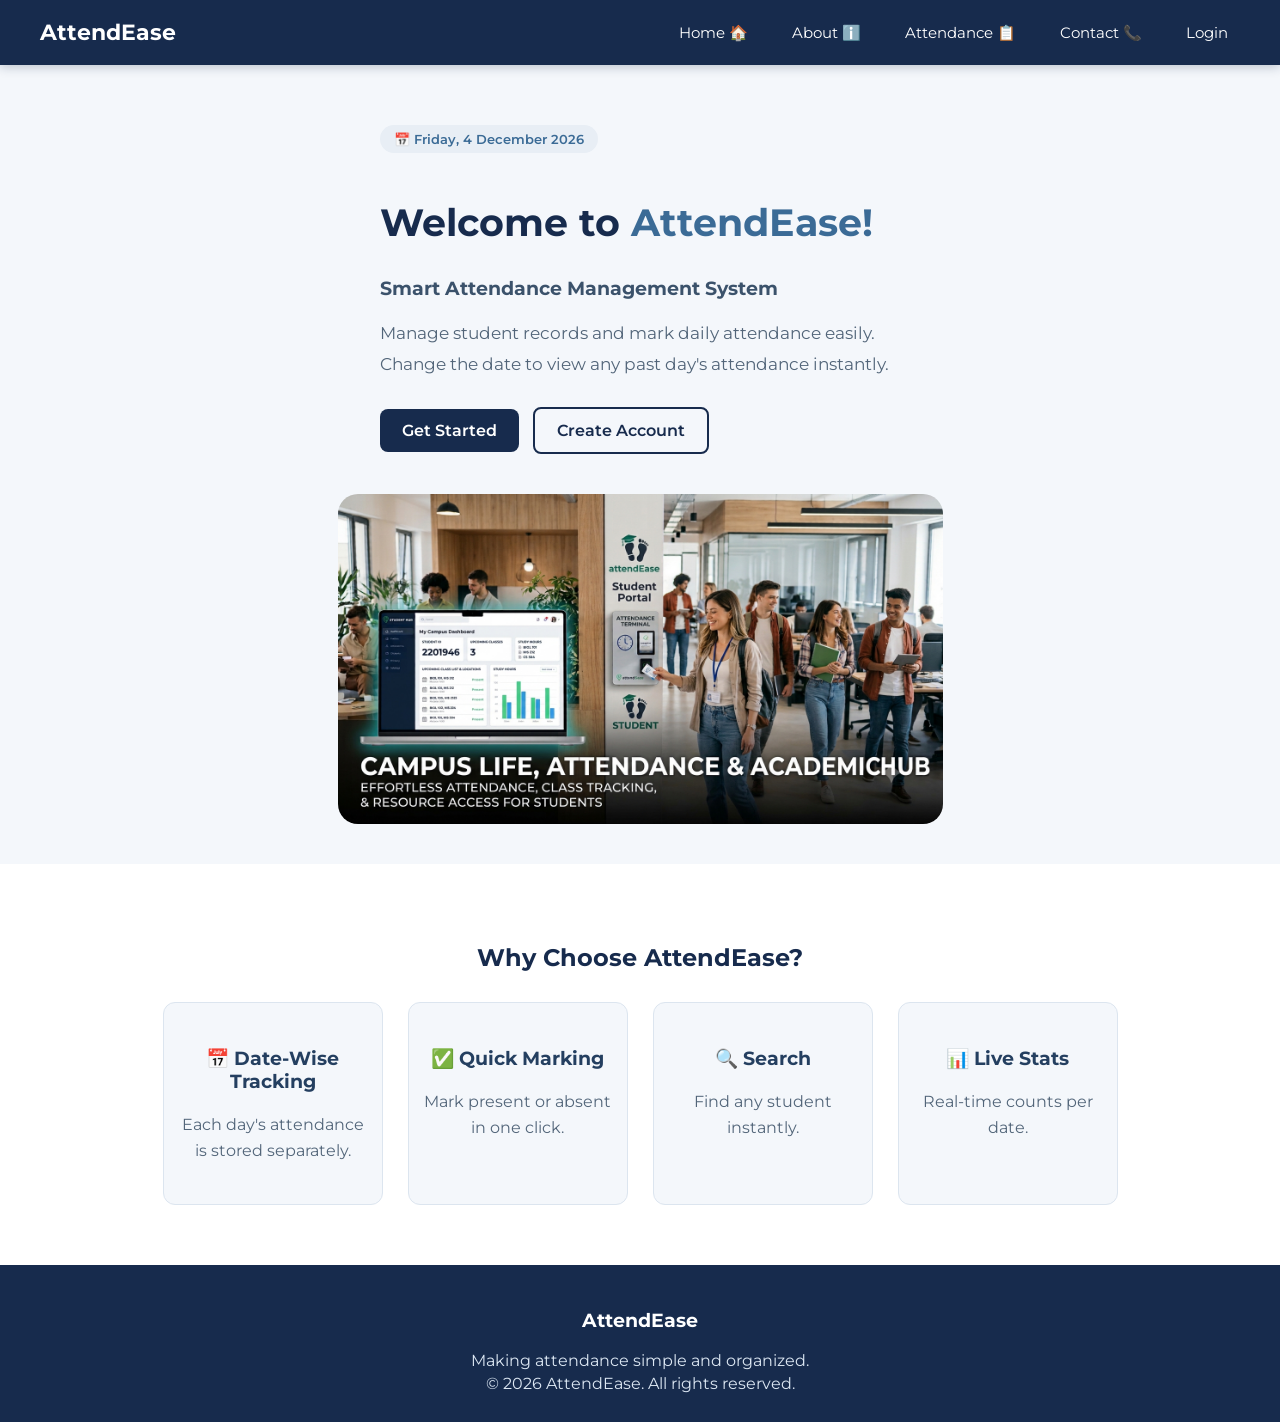
<file: index.html>
<!DOCTYPE html>
<html lang="en">
<head>
    <meta charset="UTF-8">
    <meta name="viewport" content="width=device-width, initial-scale=1.0">
    <title>AttendEase - Home</title>
    <link rel="preconnect" href="https://fonts.googleapis.com">
    <link rel="preconnect" href="https://fonts.gstatic.com" crossorigin>
    <link href="https://fonts.googleapis.com/css2?family=Montserrat:wght@400;500;600;700&display=swap" rel="stylesheet">
    <style>
        * {
            box-sizing: border-box;
        }

        body {
            margin: 0;
            font-family: "Montserrat", sans-serif;
            background-color: #F4F7FB;
            color: #24364B;
            overflow-x: hidden;
        }

        img {
            max-width: 100%;
            height: auto;
            display: block;
        }

        /* ========== NAVBAR ========== */
        .navbar {
            display: flex;
            justify-content: space-between;
            align-items: center;
            background-color: #172B4D;
            color: white;
            padding: 15px 40px;
            position: sticky;
            top: 0;
            z-index: 1000;
            box-shadow: 0 2px 10px rgba(23, 43, 77, 0.25);
            flex-wrap: wrap;
        }

        .navbar h2 {
            margin: 0;
            font-size: 22px;
            color: white;
        }

        .menu-btn {
            display: none;
            background: none;
            border: none;
            color: white;
            font-size: 28px;
            cursor: pointer;
            padding: 4px 10px;
            border-radius: 6px;
        }

        .menu-btn:hover {
            background-color: rgba(255, 255, 255, 0.1);
        }

        .nav-links {
            display: flex;
            gap: 20px;
            align-items: center;
        }

        .nav-links a {
            color: white;
            text-decoration: none;
            padding: 8px 12px;
            border-radius: 6px;
            font-size: 15px;
        }

        .nav-links a:hover {
            background-color: #3B6B96;
        }

        /* ========== HERO ========== */
        .hero {
            display: flex;
            justify-content: space-around;
            align-items: center;
            padding: 60px 10% 40px;
            gap: 40px;
            flex-wrap: wrap;
        }

        .content {
            max-width: 520px;
        }

        .date-badge {
            display: inline-block;
            background: #E8EEF5;
            color: #3B6B96;
            padding: 6px 14px;
            border-radius: 20px;
            font-size: 13px;
            font-weight: 600;
            margin-bottom: 15px;
        }

        .content h1 {
            font-size: 38px;
            color: #172B4D;
            line-height: 1.2;
        }

        .content h1 span {
            color: #3B6B96;
        }

        .content h3 {
            color: #3B526B;
            margin-top: 8px;
        }

        .content p {
            font-size: 17px;
            line-height: 1.8;
            color: #526579;
        }

        .btn {
            display: inline-block;
            background-color: #172B4D;
            color: white;
            padding: 12px 22px;
            border-radius: 8px;
            text-decoration: none;
            margin-top: 10px;
            margin-right: 10px;
            font-weight: 600;
        }

        .btn:hover {
            background-color: #3B6B96;
        }

        .btn-outline {
            background-color: transparent;
            color: #172B4D;
            border: 2px solid #172B4D;
        }

        .btn-outline:hover {
            background-color: #172B4D;
            color: white;
        }

        .image img {
            height: 330px;
            border-radius: 20px;
            object-fit: cover;
        }

        /* ========== DASHBOARD ========== */
        .dashboard {
            max-width: 1050px;
            margin: 20px auto 50px;
            padding: 0 20px;
        }

        .welcome-bar {
            background: linear-gradient(135deg, #172B4D, #3B6B96);
            color: white;
            padding: 24px 30px;
            border-radius: 16px;
            margin-bottom: 25px;
            display: flex;
            justify-content: space-between;
            align-items: center;
            flex-wrap: wrap;
            gap: 15px;
        }

        .welcome-bar h2 {
            margin: 0;
            font-size: 22px;
        }

        .welcome-bar p {
            margin: 4px 0 0;
            color: #DCE7F3;
            font-size: 14px;
        }

        .welcome-bar a {
            background: white;
            color: #172B4D;
            padding: 10px 20px;
            border-radius: 8px;
            text-decoration: none;
            font-weight: 700;
            font-size: 14px;
        }

        .welcome-bar a:hover {
            background: #E8EEF5;
        }

        .stats-grid {
            display: flex;
            gap: 20px;
            flex-wrap: wrap;
        }

        .stat-card {
            flex: 1;
            min-width: 200px;
            background: white;
            border-radius: 14px;
            padding: 25px;
            border: 1px solid #DCE5EF;
            box-shadow: 0 4px 12px rgba(23, 43, 77, 0.08);
        }

        .stat-label {
            font-size: 13px;
            color: #526579;
            font-weight: 600;
            text-transform: uppercase;
            letter-spacing: 0.5px;
            margin-bottom: 8px;
        }

        .stat-value {
            font-size: 36px;
            font-weight: 800;
        }

        .stat-card.total .stat-value {
            color: #172B4D;
        }

        .stat-card.present .stat-value {
            color: #047857;
        }

        .stat-card.absent .stat-value {
            color: #B91C1C;
        }

        /* ========== QUICK ACTIONS ========== */
        .actions {
            max-width: 1050px;
            margin: 0 auto 50px;
            padding: 0 20px;
        }

        .actions h2 {
            color: #172B4D;
            font-size: 22px;
            margin-bottom: 20px;
        }

        .action-grid {
            display: flex;
            gap: 20px;
            flex-wrap: wrap;
        }

        .action-card {
            flex: 1;
            min-width: 220px;
            background: white;
            border: 1px solid #DCE5EF;
            border-radius: 14px;
            padding: 25px 20px;
            text-decoration: none;
            color: inherit;
        }

        .action-card:hover {
            box-shadow: 0 10px 24px rgba(23, 43, 77, 0.15);
            border-color: #3B6B96;
        }

        .action-icon {
            font-size: 32px;
            margin-bottom: 12px;
        }

        .action-card h3 {
            color: #172B4D;
            font-size: 16px;
            margin: 0 0 6px;
        }

        .action-card p {
            color: #526579;
            font-size: 13px;
            margin: 0;
            line-height: 1.5;
        }

        /* ========== LATEST ========== */
        .latest {
            max-width: 1050px;
            margin: 0 auto 60px;
            padding: 0 20px;
        }

        .latest h2 {
            color: #172B4D;
            font-size: 22px;
            margin-bottom: 20px;
        }

        .latest-list {
            background: white;
            border-radius: 14px;
            padding: 10px 20px;
            border: 1px solid #DCE5EF;
            box-shadow: 0 4px 12px rgba(23, 43, 77, 0.08);
        }

        .latest-item {
            display: flex;
            justify-content: space-between;
            align-items: center;
            padding: 14px 0;
            border-bottom: 1px solid #E8EEF5;
            flex-wrap: wrap;
            gap: 10px;
        }

        .latest-item:last-child {
            border-bottom: none;
        }

        .latest-name {
            font-weight: 600;
            color: #172B4D;
            font-size: 15px;
        }

        .latest-roll {
            color: #526579;
            font-size: 13px;
        }

        .status-pill {
            padding: 4px 12px;
            border-radius: 20px;
            font-size: 12px;
            font-weight: 700;
        }

        .status-pill.present {
            background: #D1FAE5;
            color: #047857;
        }

        .status-pill.absent {
            background: #FEE2E2;
            color: #B91C1C;
        }

        .status-pill.not-marked {
            background: #E8EEF5;
            color: #526579;
        }

        .empty-msg {
            padding: 30px 20px;
            text-align: center;
            color: #526579;
            font-size: 14px;
        }

        /* ========== FEATURES ========== */
        .features {
            text-align: center;
            background-color: white;
            padding: 60px 20px;
        }

        .features h2 {
            color: #172B4D;
            font-size: 24px;
        }

        .feature-container {
            display: flex;
            justify-content: center;
            flex-wrap: wrap;
            gap: 25px;
            margin-top: 30px;
        }

        .feature-card {
            background-color: #F4F7FB;
            border: 1px solid #DCE5EF;
            width: 220px;
            padding: 25px 15px;
            border-radius: 12px;
        }

        .feature-card:hover {
            box-shadow: 0 8px 20px rgba(23, 43, 77, 0.3);
        }

        .feature-card h3 {
            color: #243F60;
        }

        .feature-card p {
            color: #526579;
            line-height: 1.6;
        }

        /* ========== FOOTER ========== */
        footer {
            text-align: center;
            background-color: #172B4D;
            color: white;
            padding: 25px;
        }

        footer p {
            color: #DCE7F3;
            margin: 4px 0;
        }

        /* ========== RESPONSIVE ========== */
        @media (max-width: 768px) {
            .navbar {
                padding: 12px 20px;
            }

            .menu-btn {
                display: block;
            }

            .nav-links {
                display: none;
                flex-direction: column;
                width: 100%;
                background-color: #172B4D;
                margin-top: 12px;
                padding: 10px 0;
                border-top: 1px solid rgba(255, 255, 255, 0.1);
                gap: 4px;
            }

            .nav-links.open {
                display: flex;
            }

            .nav-links a {
                padding: 12px 15px;
                border-radius: 0;
                width: 100%;
            }

            .hero {
                flex-direction: column;
                text-align: center;
                padding: 40px 6%;
            }

            .content h1 {
                font-size: 28px;
            }

            .image img {
                height: auto;
                width: 100%;
                max-width: 400px;
                margin: 0 auto;
            }

            .welcome-bar {
                flex-direction: column;
                text-align: center;
            }

            .stat-value {
                font-size: 28px;
            }
        }

        @media (max-width: 480px) {
            .navbar h2 {
                font-size: 18px;
            }

            .content h1 {
                font-size: 24px;
            }

            .feature-card,
            .stat-card,
            .action-card {
                width: 100%;
            }

            .btn {
                display: block;
                width: 100%;
                text-align: center;
                margin-right: 0;
            }
        }
    </style>
</head>
<body>

    <nav class="navbar">
        <h2>AttendEase</h2>
        <button class="menu-btn" onclick="toggleMenu()" aria-label="Open menu">☰</button>
        <div class="nav-links" id="navLinks">
            <a href="index.html">Home 🏠</a>
            <a href="about.html">About ℹ️</a>
            <a href="attendance.html">Attendance 📋</a>
            <a href="contact.html">Contact 📞</a>
            <a href="login.html" id="authLink">Login</a>
        </div>
    </nav>

    <section class="hero">
        <div class="content">
            <span class="date-badge" id="todayDate">Loading...</span>
            <h1 id="heroTitle">Welcome to <span>AttendEase!</span></h1>
            <h3>Smart Attendance Management System</h3>
            <p>
                Manage student records and mark daily attendance easily.
                Change the date to view any past day's attendance instantly.
            </p>
            <a href="attendance.html" class="btn">Get Started</a>
            <a href="signup.html" class="btn btn-outline" id="signupBtn">Create Account</a>
        </div>

        <div class="image">
            <img src="attend.png" alt="Attendance illustration">
        </div>
    </section>

    <section class="dashboard" id="dashboardSection" style="display:none;">
        <div class="welcome-bar">
            <div>
                <h2 id="welcomeMsg">Welcome back!</h2>
                <p>Here's today's attendance overview.</p>
            </div>
            <a href="attendance.html">Open Attendance →</a>
        </div>

        <div class="stats-grid">
            <div class="stat-card total">
                <div class="stat-label">Total Students</div>
                <div class="stat-value" id="totalCount">0</div>
            </div>
            <div class="stat-card present">
                <div class="stat-label">Present Today</div>
                <div class="stat-value" id="presentCount">0</div>
            </div>
            <div class="stat-card absent">
                <div class="stat-label">Absent Today</div>
                <div class="stat-value" id="absentCount">0</div>
            </div>
        </div>
    </section>

    <section class="actions" id="actionsSection" style="display:none;">
        <h2>Quick Actions</h2>
        <div class="action-grid">
            <a href="attendance.html" class="action-card">
                <div class="action-icon">➕</div>
                <h3>Add Student</h3>
                <p>Register a new student.</p>
            </a>
            <a href="attendance.html" class="action-card">
                <div class="action-icon">✅</div>
                <h3>Mark Attendance</h3>
                <p>Mark present or absent for any date.</p>
            </a>
            <a href="attendance.html" class="action-card">
                <div class="action-icon">📅</div>
                <h3>View Past Dates</h3>
                <p>Change the date to view historical records.</p>
            </a>
        </div>
    </section>

    <section class="latest" id="latestSection" style="display:none;">
        <h2>Recent Students</h2>
        <div class="latest-list" id="latestList"></div>
    </section>

    <section class="features">
        <h2>Why Choose AttendEase?</h2>
        <div class="feature-container">
            <div class="feature-card">
                <h3>📅 Date-Wise Tracking</h3>
                <p>Each day's attendance is stored separately.</p>
            </div>
            <div class="feature-card">
                <h3>✅ Quick Marking</h3>
                <p>Mark present or absent in one click.</p>
            </div>
            <div class="feature-card">
                <h3>🔍 Search</h3>
                <p>Find any student instantly.</p>
            </div>
            <div class="feature-card">
                <h3>📊 Live Stats</h3>
                <p>Real-time counts per date.</p>
            </div>
        </div>
    </section>

    <footer>
        <h3>AttendEase</h3>
        <p>Making attendance simple and organized.</p>
        <p>&copy; 2026 AttendEase. All rights reserved.</p>
    </footer>

    <script>
        function toggleMenu() {
            document.getElementById("navLinks").classList.toggle("open");
        }

        (function showDateBadge() {
            const now = new Date();
            const days = ["Sunday", "Monday", "Tuesday", "Wednesday", "Thursday", "Friday", "Saturday"];
            const months = ["January", "February", "March", "April", "May", "June",
                            "July", "August", "September", "October", "November", "December"];

            document.getElementById("todayDate").textContent =
                "📅 " + days[now.getDay()] + ", " +
                now.getDate() + " " +
                months[now.getMonth()] + " " +
                now.getFullYear();
        })();

        function todayString() {
            const d = new Date();
            return d.getFullYear() + "-" +
                String(d.getMonth() + 1).padStart(2, "0") + "-" +
                String(d.getDate()).padStart(2, "0");
        }

        const currentUser = JSON.parse(localStorage.getItem("currentUser"));
        const authLink = document.getElementById("authLink");

        if (currentUser) {
            authLink.textContent = "Logout (" + currentUser.name + ")";
            authLink.href = "#";
            authLink.onclick = function () {
                localStorage.removeItem("currentUser");
                window.location.href = "index.html";
                return false;
            };

            document.getElementById("heroTitle").innerHTML =
                "Welcome back, <span>" + currentUser.name.split(" ")[0] + "!</span>";
            document.getElementById("signupBtn").style.display = "none";
            document.getElementById("dashboardSection").style.display = "block";
            document.getElementById("actionsSection").style.display = "block";
            document.getElementById("latestSection").style.display = "block";
            document.getElementById("welcomeMsg").textContent = "Hi " + currentUser.name + "! 👋";

            const key = "students_" + currentUser.email;
            const saved = localStorage.getItem(key);
            const students = saved ? JSON.parse(saved) : [];
            const today = todayString();

            let present = 0;
            let absent = 0;

            for (let i = 0; i < students.length; i++) {
                const att = students[i].attendance || {};
                if (att[today] === "Present") present++;
                if (att[today] === "Absent") absent++;
            }

            document.getElementById("totalCount").textContent = students.length;
            document.getElementById("presentCount").textContent = present;
            document.getElementById("absentCount").textContent = absent;

            const listEl = document.getElementById("latestList");

            if (students.length === 0) {
                listEl.innerHTML =
                    "<div class='empty-msg'>No students yet. Click <strong>Add Student</strong> on the attendance page to get started!</div>";
            } else {
                const recent = students.slice(-3).reverse();
                let html = "";

                for (let i = 0; i < recent.length; i++) {
                    const s = recent[i];
                    const att = s.attendance || {};
                    const status = att[today] || "Not Marked";
                    let pillClass = "not-marked";

                    if (status === "Present") pillClass = "present";
                    if (status === "Absent") pillClass = "absent";

                    html += "<div class='latest-item'>";
                    html += "<div>";
                    html += "<div class='latest-name'>" + s.namee + "</div>";
                    html += "<div class='latest-roll'>Roll No: " + s.rollno + "</div>";
                    html += "</div>";
                    html += "<span class='status-pill " + pillClass + "'>Today: " + status + "</span>";
                    html += "</div>";
                }

                listEl.innerHTML = html;
            }
        }
    </script>

</body>
</html>
</file>
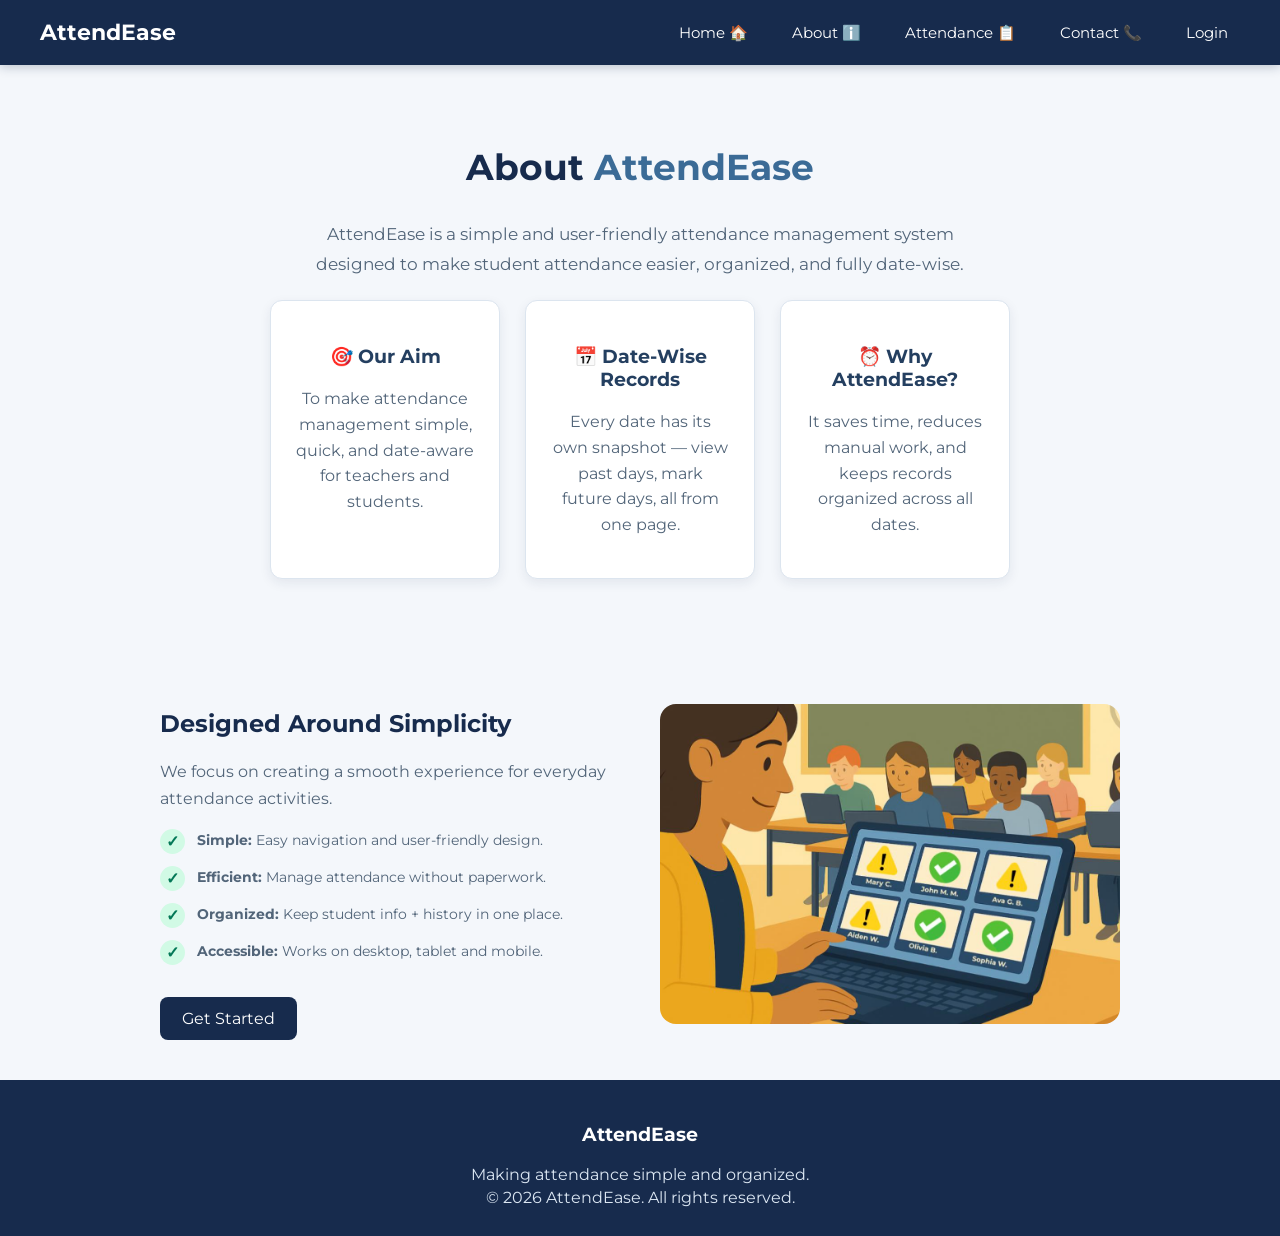
<file: about.html>
<!DOCTYPE html>
<html lang="en">
<head>
    <meta charset="UTF-8">
    <meta name="viewport" content="width=device-width, initial-scale=1.0">
    <title>About AttendEase</title>
    <link href="https://fonts.googleapis.com/css2?family=Montserrat:wght@400;500;600;700&display=swap" rel="stylesheet">
    <style>
        * {
            box-sizing: border-box;
        }

        body {
            margin: 0;
            font-family: "Montserrat", sans-serif;
            background-color: #F4F7FB;
            color: #24364B;
            overflow-x: hidden;
        }

        img {
            max-width: 100%;
            height: auto;
            display: block;
        }

        /* ========== NAVBAR ========== */
        .navbar {
            display: flex;
            justify-content: space-between;
            align-items: center;
            background-color: #172B4D;
            color: white;
            padding: 15px 40px;
            position: sticky;
            top: 0;
            z-index: 1000;
            box-shadow: 0 2px 10px rgba(23, 43, 77, 0.25);
            flex-wrap: wrap;
        }

        .navbar h2 {
            margin: 0;
            font-size: 22px;
        }

        .menu-btn {
            display: none;
            background: none;
            border: none;
            color: white;
            font-size: 28px;
            cursor: pointer;
            padding: 4px 10px;
            border-radius: 6px;
        }

        .menu-btn:hover {
            background-color: rgba(255, 255, 255, 0.1);
        }

        .nav-links {
            display: flex;
            gap: 20px;
            align-items: center;
        }

        .nav-links a {
            color: white;
            text-decoration: none;
            padding: 8px 12px;
            border-radius: 6px;
            font-size: 15px;
        }

        .nav-links a:hover {
            background-color: #3B6B96;
        }

        /* ========== ABOUT ========== */
        .about {
            text-align: center;
            padding: 50px 20px 30px;
        }

        .about h1 {
            font-size: 36px;
            color: #172B4D;
        }

        .about h1 span {
            color: #3B6B96;
        }

        .intro {
            max-width: 650px;
            margin: 20px auto;
            line-height: 1.8;
            font-size: 17px;
            color: #526579;
        }

        .about-container {
            display: flex;
            justify-content: center;
            flex-wrap: wrap;
            gap: 25px;
            padding: 0 20px 40px;
        }

        .about-card {
            background-color: white;
            width: 230px;
            padding: 25px;
            border: 1px solid #DCE5EF;
            border-radius: 12px;
            box-shadow: 0 4px 12px rgba(23, 43, 77, 0.08);
        }

        .about-card:hover {
            box-shadow: 0 8px 20px rgba(23, 43, 77, 0.3);
        }

        .about-card h3 {
            color: #243F60;
        }

        .about-card p {
            color: #526579;
            line-height: 1.6;
        }

        /* ========== WHY SECTION ========== */
        .why-section {
            max-width: 1000px;
            margin: 40px auto;
            padding: 0 20px;
            display: flex;
            flex-wrap: wrap;
            align-items: center;
            gap: 40px;
        }

        .why-content {
            flex: 1;
            min-width: 280px;
        }

        .why-image {
            flex: 1;
            min-width: 280px;
        }

        .why-image img {
            width: 100%;
            height: 320px;
            object-fit: cover;
            border-radius: 16px;
        }

        .why-content h2 {
            color: #172B4D;
        }

        .why-content p {
            color: #526579;
            line-height: 1.7;
        }

        .benefit {
            display: flex;
            align-items: flex-start;
            gap: 12px;
            margin-bottom: 12px;
        }

        .benefit span {
            min-width: 25px;
            height: 25px;
            background-color: #D1FAE5;
            color: #047857;
            border-radius: 50%;
            display: flex;
            justify-content: center;
            align-items: center;
            font-weight: bold;
        }

        .benefit p {
            font-size: 14px;
            margin: 0;
        }

        .btn {
            display: inline-block;
            background-color: #172B4D;
            color: white;
            padding: 12px 22px;
            border-radius: 8px;
            text-decoration: none;
            margin-top: 20px;
        }

        .btn:hover {
            background-color: #3B6B96;
        }

        /* ========== FOOTER ========== */
        footer {
            text-align: center;
            background-color: #172B4D;
            color: white;
            padding: 25px;
            margin-top: 40px;
        }

        footer p {
            color: #DCE7F3;
            margin: 4px 0;
        }

        /* ========== RESPONSIVE ========== */
        @media (max-width: 768px) {
            .navbar {
                padding: 12px 20px;
            }

            .menu-btn {
                display: block;
            }

            .nav-links {
                display: none;
                flex-direction: column;
                width: 100%;
                background-color: #172B4D;
                margin-top: 12px;
                padding: 10px 0;
                border-top: 1px solid rgba(255, 255, 255, 0.1);
                gap: 4px;
            }

            .nav-links.open {
                display: flex;
            }

            .nav-links a {
                padding: 12px 15px;
                border-radius: 0;
                width: 100%;
            }

            .about h1 {
                font-size: 28px;
            }

            .intro {
                font-size: 15px;
                padding: 0 15px;
            }

            .about-container {
                flex-direction: column;
                align-items: center;
            }

            .about-card {
                width: 100%;
                max-width: 400px;
            }

            .why-section {
                flex-direction: column;
            }

            .why-image img {
                height: auto;
            }
        }

        @media (max-width: 480px) {
            .navbar h2 {
                font-size: 18px;
            }

            .about h1 {
                font-size: 24px;
            }
        }
    </style>
</head>
<body>

    <nav class="navbar">
        <h2>AttendEase</h2>
        <button class="menu-btn" onclick="toggleMenu()" aria-label="Open menu">☰</button>
        <div class="nav-links" id="navLinks">
            <a href="index.html">Home 🏠</a>
            <a href="about.html">About ℹ️</a>
            <a href="attendance.html">Attendance 📋</a>
            <a href="contact.html">Contact 📞</a>
            <a href="login.html" id="authLink">Login</a>
        </div>
    </nav>

    <section class="about">
        <h1>About <span>AttendEase</span></h1>
        <p class="intro">
            AttendEase is a simple and user-friendly attendance management system
            designed to make student attendance easier, organized, and fully date-wise.
        </p>

        <div class="about-container">
            <div class="about-card">
                <h3>🎯 Our Aim</h3>
                <p>To make attendance management simple, quick, and date-aware for teachers and students.</p>
            </div>
            <div class="about-card">
                <h3>📅 Date-Wise Records</h3>
                <p>Every date has its own snapshot — view past days, mark future days, all from one page.</p>
            </div>
            <div class="about-card">
                <h3>⏰ Why AttendEase?</h3>
                <p>It saves time, reduces manual work, and keeps records organized across all dates.</p>
            </div>
        </div>
    </section>

    <section class="why-section">
        <div class="why-content">
            <h2>Designed Around Simplicity</h2>
            <p>We focus on creating a smooth experience for everyday attendance activities.</p>

            <div class="benefit">
                <span>✓</span>
                <p><strong>Simple:</strong> Easy navigation and user-friendly design.</p>
            </div>
            <div class="benefit">
                <span>✓</span>
                <p><strong>Efficient:</strong> Manage attendance without paperwork.</p>
            </div>
            <div class="benefit">
                <span>✓</span>
                <p><strong>Organized:</strong> Keep student info + history in one place.</p>
            </div>
            <div class="benefit">
                <span>✓</span>
                <p><strong>Accessible:</strong> Works on desktop, tablet and mobile.</p>
            </div>

            <a href="attendance.html" class="btn">Get Started</a>
        </div>

        <div class="why-image">
            <img src="why.png" alt="Attendance illustration">
        </div>
    </section>

    <footer>
        <h3>AttendEase</h3>
        <p>Making attendance simple and organized.</p>
        <p>&copy; 2026 AttendEase. All rights reserved.</p>
    </footer>

    <script>
        function toggleMenu() {
            document.getElementById("navLinks").classList.toggle("open");
        }

        (function () {
            const user = JSON.parse(localStorage.getItem("currentUser"));
            const authLink = document.getElementById("authLink");

            if (user && authLink) {
                authLink.textContent = "Logout (" + user.name + ")";
                authLink.href = "#";
                authLink.onclick = function () {
                    localStorage.removeItem("currentUser");
                    window.location.href = "index.html";
                    return false;
                };
            }
        })();
    </script>

</body>
</html>
</file>
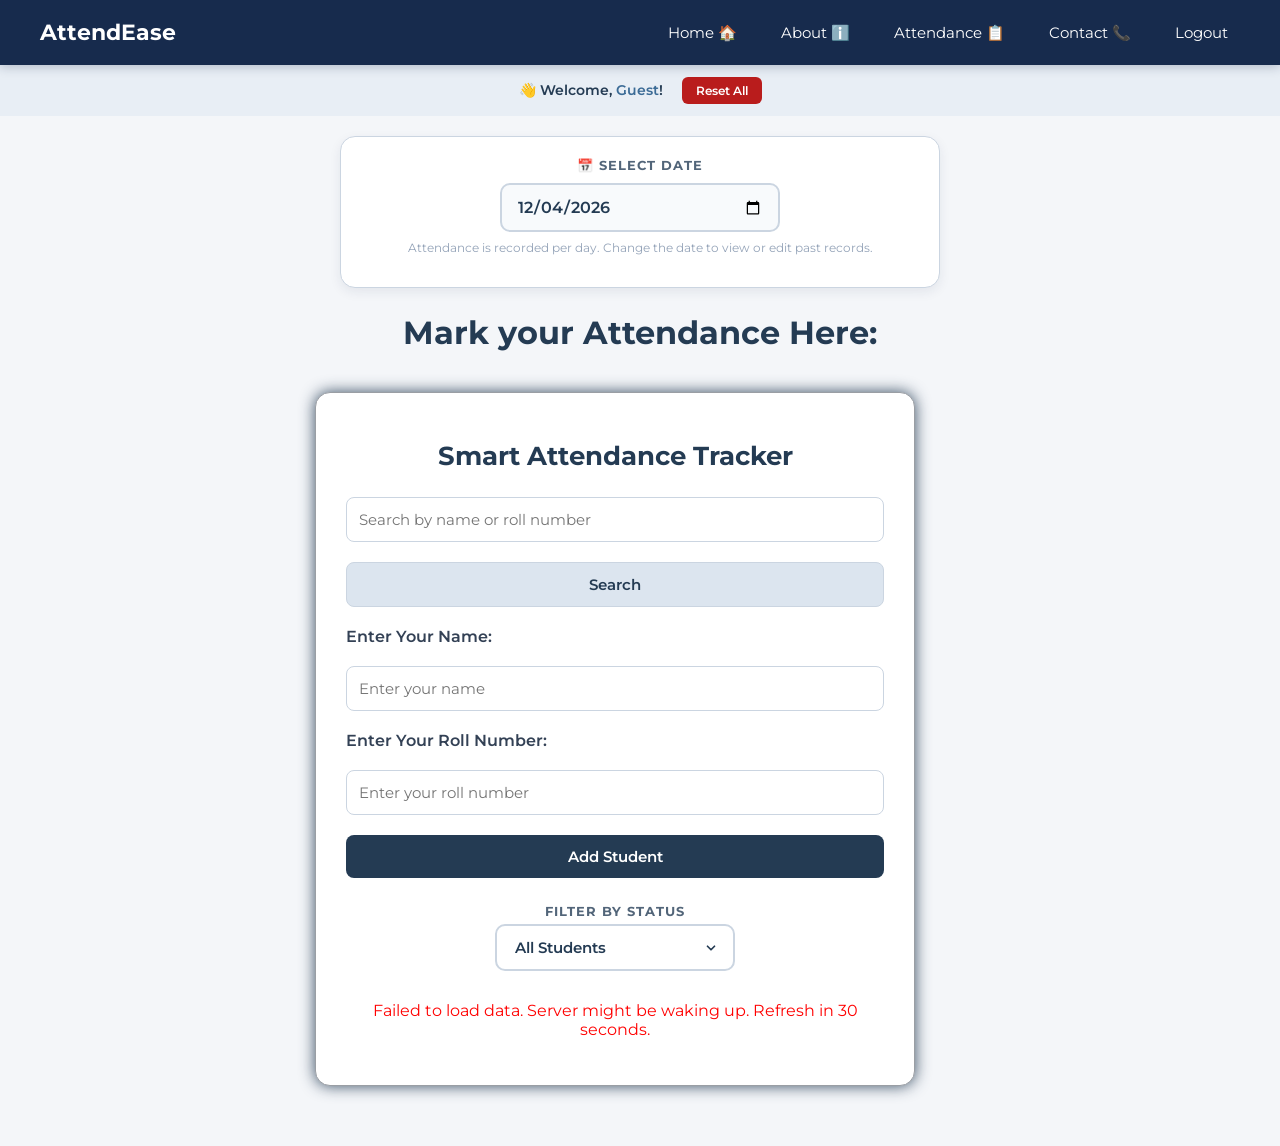
<file: attendance.html>
<!DOCTYPE html>
<html lang="en">
<head>
    <meta charset="UTF-8">
    <meta name="viewport" content="width=device-width, initial-scale=1.0">
    <title>Attendance Tracker | AttendEase</title>
    <link href="https://fonts.googleapis.com/css2?family=Montserrat:wght@400;500;600;700&display=swap" rel="stylesheet">
    <link rel="stylesheet" href="attendance.css">
    <style>
        * {
            box-sizing: border-box;
        }

        body {
            margin: 0;
            font-family: "Montserrat", sans-serif;
            background-color: #F4F6F9;
            color: #334155;
            text-align: center;
            overflow-x: hidden;
        }

        /* ========== NAVBAR ========== */
        .navbar {
            display: flex;
            justify-content: space-between;
            align-items: center;
            background-color: #172B4D;
            color: white;
            padding: 15px 40px;
            position: sticky;
            top: 0;
            z-index: 1000;
            box-shadow: 0 2px 10px rgba(23, 43, 77, 0.25);
            flex-wrap: wrap;
        }

        .navbar h2 {
            margin: 0;
            font-size: 22px;
        }

        .menu-btn {
            display: none;
            background: none;
            border: none;
            color: white;
            font-size: 28px;
            cursor: pointer;
            padding: 4px 10px;
            border-radius: 6px;
        }

        .menu-btn:hover {
            background-color: rgba(255, 255, 255, 0.1);
        }

        .nav-links {
            display: flex;
            gap: 20px;
            align-items: center;
        }

        .nav-links a {
            color: white;
            text-decoration: none;
            padding: 8px 12px;
            border-radius: 6px;
            font-size: 15px;
        }

        .nav-links a:hover {
            background-color: #3B6B96;
        }

        /* ========== USER BAR ========== */
        #userBar {
            background: #E8EEF5;
            padding: 12px 20px;
            text-align: center;
            color: #243B53;
            font-weight: 600;
            font-size: 14px;
        }

        #userBar span {
            color: #3B6B96;
        }

        /* ========== DATE PICKER ========== */
        .date-bar {
            background: white;
            padding: 20px;
            margin: 20px auto;
            max-width: 600px;
            border-radius: 15px;
            border: 1px solid #CBD5E1;
            box-shadow: 0 4px 12px rgba(23, 43, 77, 0.08);
        }

        .date-bar label {
            display: block;
            font-size: 13px;
            font-weight: 700;
            color: #526579;
            text-transform: uppercase;
            letter-spacing: 1px;
            margin-bottom: 10px;
        }

        #attendanceDate {
            width: 100%;
            max-width: 280px;
            padding: 12px 15px;
            font-family: inherit;
            font-size: 16px;
            font-weight: 600;
            color: #243B53;
            border: 2px solid #CBD5E1;
            border-radius: 10px;
            background: #F8FAFC;
            cursor: pointer;
        }

        #attendanceDate:focus {
            outline: none;
            border-color: #3B6B96;
            box-shadow: 0 0 0 4px rgba(59, 107, 150, 0.15);
        }

        .date-hint {
            font-size: 12px;
            color: #94A3B8;
            margin-top: 8px;
        }

        /* ========== DROPDOWN ========== */
        .status-label {
            display: block;
            margin: 10px auto 5px;
            text-align: center;
            font-size: 13px;
            font-weight: 700;
            color: #526579;
            letter-spacing: 1px;
            text-transform: uppercase;
        }

        #statusFilter {
            display: block;
            margin: 5px auto 30px;
            padding: 12px 45px 12px 18px;
            width: 240px;
            max-width: 100%;
            background-color: #FFFFFF;
            color: #243B53;
            border: 2px solid #CBD5E1;
            border-radius: 10px;
            font-family: "Montserrat", sans-serif;
            font-size: 15px;
            font-weight: 600;
            cursor: pointer;
            appearance: none;
            -webkit-appearance: none;
            background-image: url("data:image/svg+xml;charset=UTF-8,%3Csvg xmlns='http://www.w3.org/2000/svg' width='14' height='14' viewBox='0 0 24 24' fill='none' stroke='%23243B53' stroke-width='3' stroke-linecap='round' stroke-linejoin='round'%3E%3Cpolyline points='6 9 12 15 18 9'/%3E%3C/svg%3E");
            background-repeat: no-repeat;
            background-position: right 15px center;
            background-size: 14px;
        }

        #statusFilter:focus {
            outline: none;
            border-color: #486581;
            box-shadow: 0 0 0 4px rgba(72, 101, 129, 0.15);
        }

        /* ========== RESPONSIVE ========== */
        @media (max-width: 768px) {
            .navbar {
                padding: 12px 20px;
            }

            .menu-btn {
                display: block;
            }

            .nav-links {
                display: none;
                flex-direction: column;
                width: 100%;
                background-color: #172B4D;
                margin-top: 12px;
                padding: 10px 0;
                border-top: 1px solid rgba(255, 255, 255, 0.1);
                gap: 4px;
            }

            .nav-links.open {
                display: flex;
            }

            .nav-links a {
                padding: 12px 15px;
                border-radius: 0;
                width: 100%;
            }

            .date-bar {
                margin: 15px 12px;
                padding: 15px;
            }
        }

        @media (max-width: 480px) {
            .navbar h2 {
                font-size: 18px;
            }
        }
    </style>
</head>
<body>

    <nav class="navbar">
        <h2>AttendEase</h2>
        <button class="menu-btn" onclick="toggleMenu()" aria-label="Open menu">☰</button>
        <div class="nav-links" id="navLinks">
            <a href="index.html">Home 🏠</a>
            <a href="about.html">About ℹ️</a>
            <a href="attendance.html">Attendance 📋</a>
            <a href="contact.html">Contact 📞</a>
            <a href="#" id="logoutBtn">Logout</a>
        </div>
    </nav>

    <div id="userBar">
        👋 Welcome, <span id="userName"></span>!
        <button
            onclick="resetAll()"
            style="margin-left:15px;padding:6px 14px;background:#B91C1C;color:white;border:none;border-radius:6px;font-size:12px;cursor:pointer;font-family:inherit;"
        >
            Reset All
        </button>
    </div>

    <div class="date-bar">
        <label for="attendanceDate">📅 Select Date</label>
        <input type="date" id="attendanceDate" onchange="changeDate()">
        <p class="date-hint">
            Attendance is recorded per day. Change the date to view or edit past records.
        </p>
    </div>

    <h1 id="mark">Mark your Attendance Here:</h1>

    <div class="cards">
        <div class="container">
            <h1 id="head">Smart Attendance Tracker</h1>

            <div class="form">
                <input type="text" id="search" placeholder="Search by name or roll number">
                <button id="btn" onclick="search()">Search</button>

                <label>Enter Your Name:</label>
                <input type="text" id="namee" placeholder="Enter your name">

                <label>Enter Your Roll Number:</label>
                <input type="text" id="rollno" placeholder="Enter your roll number">

                <button onclick="addStudent()">Add Student</button>
            </div>

            <label class="status-label" for="statusFilter">Filter by Status</label>
            <select id="statusFilter" onchange="showStudents()">
                <option value="all">All Students</option>
                <option value="present">Present</option>
                <option value="absent">Absent</option>
                <option value="notMarked">Not Marked</option>
            </select>

            <div id="studentList"></div>
        </div>

        <div id="count"></div>
        <div id="searchedInfo"></div>
    </div>

    <script>
        function toggleMenu() {
            document.getElementById("navLinks").classList.toggle("open");
        }
    </script>
    <script src="attendance.js"></script>
</body>
</html>
</file>
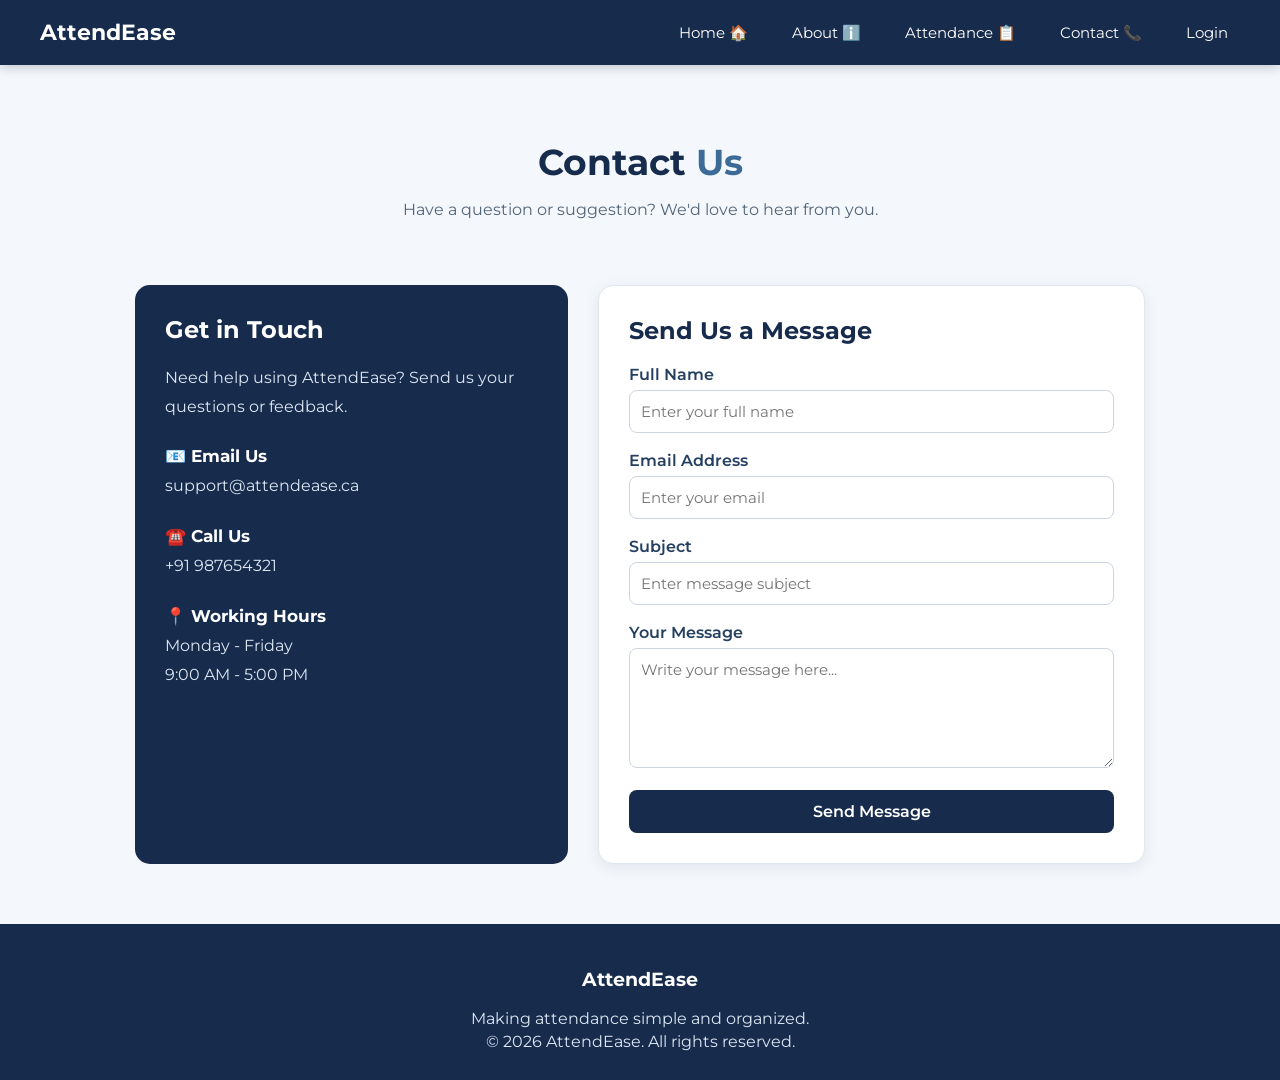
<file: contact.html>
<!DOCTYPE html>
<html lang="en">
<head>
    <meta charset="UTF-8">
    <meta name="viewport" content="width=device-width, initial-scale=1.0">
    <title>Contact Us | AttendEase</title>
    <link href="https://fonts.googleapis.com/css2?family=Montserrat:wght@400;500;600;700&display=swap" rel="stylesheet">
    <style>
        * {
            box-sizing: border-box;
        }

        body {
            font-family: "Montserrat", sans-serif;
            margin: 0;
            background-color: #F4F7FB;
            color: #24364B;
            overflow-x: hidden;
        }

        /* ========== NAVBAR ========== */
        .navbar {
            display: flex;
            justify-content: space-between;
            align-items: center;
            background-color: #172B4D;
            color: white;
            padding: 15px 40px;
            position: sticky;
            top: 0;
            z-index: 1000;
            box-shadow: 0 2px 10px rgba(23, 43, 77, 0.25);
            flex-wrap: wrap;
        }

        .navbar h2 {
            margin: 0;
            font-size: 22px;
        }

        .menu-btn {
            display: none;
            background: none;
            border: none;
            color: white;
            font-size: 28px;
            cursor: pointer;
            padding: 4px 10px;
            border-radius: 6px;
        }

        .menu-btn:hover {
            background-color: rgba(255, 255, 255, 0.1);
        }

        .nav-links {
            display: flex;
            gap: 20px;
            align-items: center;
        }

        .nav-links a {
            color: white;
            text-decoration: none;
            padding: 8px 12px;
            border-radius: 6px;
            font-size: 15px;
        }

        .nav-links a:hover {
            background-color: #3B6B96;
        }

        /* ========== HEADING ========== */
        .page-heading {
            text-align: center;
            padding: 45px 20px 20px;
        }

        .page-heading h1 {
            color: #172B4D;
            font-size: 36px;
            margin-bottom: 10px;
        }

        .page-heading span {
            color: #3B6B96;
        }

        .page-heading p {
            color: #526579;
        }

        /* ========== CONTACT ========== */
        .contact-container {
            display: flex;
            justify-content: center;
            flex-wrap: wrap;
            gap: 30px;
            max-width: 1050px;
            margin: 30px auto 60px;
            padding: 0 20px;
        }

        .contact-info {
            flex: 1;
            min-width: 280px;
            background-color: #172B4D;
            color: white;
            padding: 30px;
            border-radius: 15px;
        }

        .contact-info h2 {
            margin-top: 0;
        }

        .contact-info p {
            color: #DCE7F3;
            line-height: 1.8;
        }

        .info-item {
            margin-top: 25px;
        }

        .info-item h3 {
            margin: 0 0 6px;
            font-size: 17px;
        }

        .info-item p {
            margin: 0;
        }

        .contact-form {
            flex: 1.3;
            min-width: 300px;
            background-color: white;
            padding: 30px;
            border-radius: 15px;
            border: 1px solid #E1E7EF;
            box-shadow: 0 4px 15px rgba(23, 43, 77, 0.08);
        }

        .contact-form h2 {
            color: #172B4D;
            margin-top: 0;
        }

        .form-group {
            margin-bottom: 18px;
        }

        .form-group label {
            display: block;
            color: #243F60;
            font-weight: 600;
            margin-bottom: 6px;
        }

        .form-group input,
        .form-group textarea {
            width: 100%;
            padding: 11px;
            border: 1px solid #CBD5E1;
            border-radius: 8px;
            font-family: inherit;
            font-size: 15px;
        }

        .form-group input:focus,
        .form-group textarea:focus {
            border-color: #3B6B96;
            outline: none;
            box-shadow: 0 0 0 3px rgba(59, 107, 150, 0.15);
        }

        .form-group textarea {
            height: 120px;
            resize: vertical;
        }

        .btn {
            width: 100%;
            padding: 12px;
            background-color: #172B4D;
            color: white;
            font-family: inherit;
            font-size: 16px;
            font-weight: 600;
            border: none;
            border-radius: 8px;
            cursor: pointer;
        }

        .btn:hover {
            background-color: #3B6B96;
        }

        /* ========== SUCCESS MESSAGE ========== */
        #formMessage {
            display: none;
            margin-top: 20px;
            padding: 16px 20px;
            border-radius: 12px;
            font-size: 15px;
            font-weight: 600;
            text-align: center;
            align-items: center;
            justify-content: center;
            gap: 10px;
            background-color: #D1FAE5;
            color: #047857;
            border-left: 5px solid #047857;
            opacity: 0;
            transform: translateY(10px);
        }

        #formMessage.show {
            display: flex;
            animation: slideUp 0.45s ease forwards;
        }

        #formMessage .icon {
            display: inline-flex;
            justify-content: center;
            align-items: center;
            width: 26px;
            height: 26px;
            background-color: #047857;
            color: white;
            border-radius: 50%;
            font-size: 14px;
            font-weight: bold;
            flex-shrink: 0;
        }

        @keyframes slideUp {
            from {
                opacity: 0;
                transform: translateY(10px);
            }
            to {
                opacity: 1;
                transform: translateY(0);
            }
        }

        /* ========== FOOTER ========== */
        footer {
            text-align: center;
            background-color: #172B4D;
            color: white;
            padding: 25px;
        }

        footer p {
            color: #DCE7F3;
            margin: 4px 0;
        }

        /* ========== RESPONSIVE ========== */
        @media (max-width: 768px) {
            .navbar {
                padding: 12px 20px;
            }

            .menu-btn {
                display: block;
            }

            .nav-links {
                display: none;
                flex-direction: column;
                width: 100%;
                background-color: #172B4D;
                margin-top: 12px;
                padding: 10px 0;
                border-top: 1px solid rgba(255, 255, 255, 0.1);
                gap: 4px;
            }

            .nav-links.open {
                display: flex;
            }

            .nav-links a {
                padding: 12px 15px;
                border-radius: 0;
                width: 100%;
            }

            .page-heading h1 {
                font-size: 28px;
            }

            .contact-container {
                flex-direction: column;
                padding: 0 15px;
            }

            .contact-info,
            .contact-form {
                width: 100%;
                min-width: 0;
            }
        }

        @media (max-width: 480px) {
            .navbar h2 {
                font-size: 18px;
            }

            .page-heading h1 {
                font-size: 24px;
            }

            .contact-info,
            .contact-form {
                padding: 20px;
            }
        }
    </style>
</head>
<body>

    <nav class="navbar">
        <h2>AttendEase</h2>
        <button class="menu-btn" onclick="toggleMenu()" aria-label="Open menu">☰</button>
        <div class="nav-links" id="navLinks">
            <a href="index.html">Home 🏠</a>
            <a href="about.html">About ℹ️</a>
            <a href="attendance.html">Attendance 📋</a>
            <a href="contact.html">Contact 📞</a>
            <a href="login.html" id="authLink">Login</a>
        </div>
    </nav>

    <section class="page-heading">
        <h1>Contact <span>Us</span></h1>
        <p>Have a question or suggestion? We'd love to hear from you.</p>
    </section>

    <section class="contact-container">
        <div class="contact-info">
            <h2>Get in Touch</h2>
            <p>Need help using AttendEase? Send us your questions or feedback.</p>

            <div class="info-item">
                <h3>📧 Email Us</h3>
                <p>support@attendease.ca</p>
            </div>
            <div class="info-item">
                <h3>☎️ Call Us</h3>
                <p>+91 987654321</p>
            </div>
            <div class="info-item">
                <h3>📍 Working Hours</h3>
                <p>Monday - Friday<br>9:00 AM - 5:00 PM</p>
            </div>
        </div>

        <div class="contact-form">
            <h2>Send Us a Message</h2>
            <form id="contactForm">
                <div class="form-group">
                    <label for="name">Full Name</label>
                    <input type="text" id="name" placeholder="Enter your full name" required>
                </div>
                <div class="form-group">
                    <label for="email">Email Address</label>
                    <input type="email" id="email" placeholder="Enter your email" required>
                </div>
                <div class="form-group">
                    <label for="subject">Subject</label>
                    <input type="text" id="subject" placeholder="Enter message subject" required>
                </div>
                <div class="form-group">
                    <label for="message">Your Message</label>
                    <textarea id="message" placeholder="Write your message here..." required></textarea>
                </div>
                <button type="submit" class="btn">Send Message</button>

                <div id="formMessage">
                    <span class="icon">✓</span>
                    <span id="formMessageText">Thank you! Your message has been sent.</span>
                </div>
            </form>
        </div>
    </section>

    <footer>
        <h3>AttendEase</h3>
        <p>Making attendance simple and organized.</p>
        <p>&copy; 2026 AttendEase. All rights reserved.</p>
    </footer>

    <script>
        function toggleMenu() {
            document.getElementById("navLinks").classList.toggle("open");
        }

        (function () {
            const user = JSON.parse(localStorage.getItem("currentUser"));
            const authLink = document.getElementById("authLink");

            if (user && authLink) {
                authLink.textContent = "Logout (" + user.name + ")";
                authLink.href = "#";
                authLink.onclick = function () {
                    localStorage.removeItem("currentUser");
                    window.location.href = "index.html";
                    return false;
                };
            }
        })();

        document.getElementById("contactForm").addEventListener("submit", function (e) {
            e.preventDefault();

            const box = document.getElementById("formMessage");
            const text = document.getElementById("formMessageText");
            const name = document.getElementById("name").value.trim();

            text.textContent = name
                ? "Thank you, " + name + "! Your message has been sent."
                : "Thank you! Your message has been sent.";

            box.classList.add("show");
            this.reset();

            setTimeout(function () {
                box.classList.remove("show");
            }, 5000);
        });
    </script>

</body>
</html>
</file>
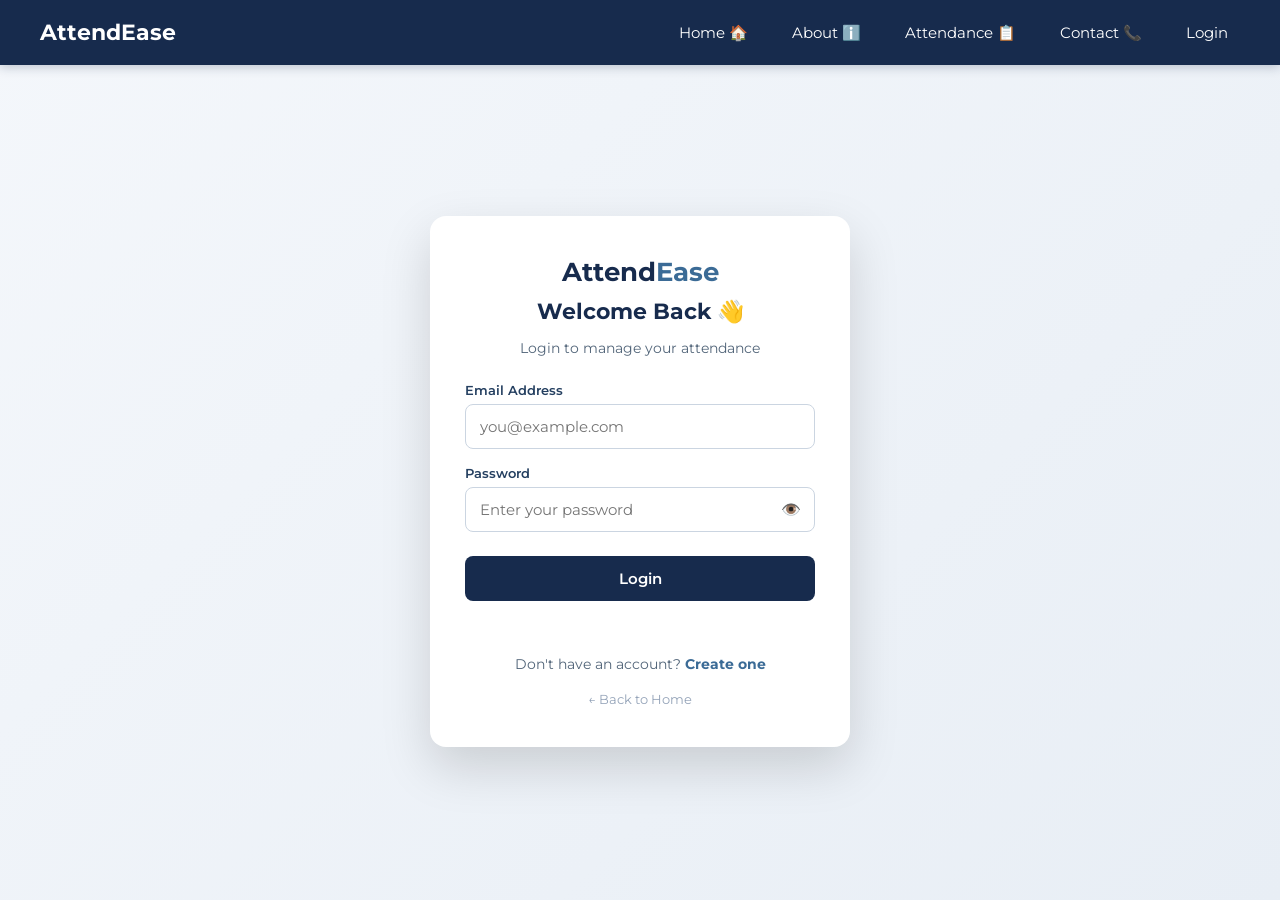
<file: login.html>
<!DOCTYPE html>
<html lang="en">
<head>
    <meta charset="UTF-8">
    <meta name="viewport" content="width=device-width, initial-scale=1.0">
    <title>Login | AttendEase</title>
    <link href="https://fonts.googleapis.com/css2?family=Montserrat:wght@400;500;600;700&display=swap" rel="stylesheet">
    <style>
        * {
            box-sizing: border-box;
        }

        body {
            margin: 0;
            font-family: "Montserrat", sans-serif;
            background: linear-gradient(135deg, #F4F7FB 0%, #E8EEF5 100%);
            min-height: 100vh;
        }

        /* ========== NAVBAR ========== */
        .navbar {
            display: flex;
            justify-content: space-between;
            align-items: center;
            background-color: #172B4D;
            color: white;
            padding: 15px 40px;
            position: sticky;
            top: 0;
            z-index: 1000;
            box-shadow: 0 2px 10px rgba(23, 43, 77, 0.25);
            flex-wrap: wrap;
        }

        .navbar h2 {
            margin: 0;
            font-size: 22px;
        }

        .menu-btn {
            display: none;
            background: none;
            border: none;
            color: white;
            font-size: 28px;
            cursor: pointer;
            padding: 4px 10px;
            border-radius: 6px;
        }

        .nav-links {
            display: flex;
            gap: 20px;
            align-items: center;
        }

        .nav-links a {
            color: white;
            text-decoration: none;
            padding: 8px 12px;
            border-radius: 6px;
            font-size: 15px;
        }

        .nav-links a:hover {
            background-color: #3B6B96;
        }

        /* ========== AUTH PAGE ========== */
        .auth-page {
            display: flex;
            justify-content: center;
            align-items: center;
            min-height: calc(100vh - 68px);
            padding: 30px 20px;
        }

        .auth-card {
            background: white;
            padding: 40px 35px;
            border-radius: 16px;
            width: 100%;
            max-width: 420px;
            box-shadow: 0 20px 50px rgba(0, 0, 0, 0.15);
        }

        .auth-logo {
            text-align: center;
            margin-bottom: 10px;
        }

        .auth-logo h1 {
            color: #172B4D;
            font-size: 26px;
            margin: 0;
        }

        .auth-logo h1 span {
            color: #3B6B96;
        }

        .auth-card h2 {
            text-align: center;
            color: #172B4D;
            font-size: 22px;
            margin: 10px 0 6px;
        }

        .auth-subtitle {
            text-align: center;
            color: #526579;
            font-size: 14px;
            margin-bottom: 25px;
        }

        .form-group {
            margin-bottom: 16px;
        }

        .form-group label {
            display: block;
            margin-bottom: 6px;
            color: #243F60;
            font-weight: 600;
            font-size: 13px;
        }

        .form-group input {
            width: 100%;
            padding: 12px 14px;
            border: 1.5px solid #CBD5E1;
            border-radius: 8px;
            font-family: inherit;
            font-size: 15px;
        }

        .form-group input:focus {
            outline: none;
            border-color: #3B6B96;
            box-shadow: 0 0 0 3px rgba(59, 107, 150, 0.15);
        }

        .auth-btn {
            width: 100%;
            padding: 13px;
            background-color: #172B4D;
            color: white;
            border: none;
            border-radius: 8px;
            font-size: 15px;
            font-weight: 600;
            font-family: inherit;
            cursor: pointer;
            margin-top: 8px;
        }

        .auth-btn:hover {
            background-color: #3B6B96;
        }

        .auth-btn:disabled {
            background-color: #94A3B8;
            cursor: not-allowed;
        }

        .auth-message {
            text-align: center;
            margin-top: 14px;
            font-size: 13px;
            min-height: 18px;
            font-weight: 600;
        }

        .auth-message.error {
            color: #B91C1C;
        }

        .auth-message.success {
            color: #047857;
        }

        .auth-switch {
            text-align: center;
            margin-top: 22px;
            font-size: 14px;
            color: #526579;
        }

        .auth-switch a {
            color: #3B6B96;
            text-decoration: none;
            font-weight: 700;
        }

        .auth-switch a:hover {
            text-decoration: underline;
        }

        .auth-back {
            display: block;
            text-align: center;
            margin-top: 18px;
            font-size: 13px;
            color: #94A3B8;
            text-decoration: none;
        }

        .auth-back:hover {
            color: #3B6B96;
        }

        .password-wrap {
            position: relative;
        }

        .password-wrap input {
            padding-right: 42px;
        }

        .toggle-pass {
            position: absolute;
            right: 10px;
            top: 50%;
            transform: translateY(-50%);
            background: none;
            border: none;
            cursor: pointer;
            font-size: 16px;
            padding: 4px;
        }

        /* ========== RESPONSIVE ========== */
        @media (max-width: 768px) {
            .navbar {
                padding: 12px 20px;
            }

            .menu-btn {
                display: block;
            }

            .nav-links {
                display: none;
                flex-direction: column;
                width: 100%;
                background-color: #172B4D;
                margin-top: 12px;
                padding: 10px 0;
                border-top: 1px solid rgba(255, 255, 255, 0.1);
                gap: 4px;
            }

            .nav-links.open {
                display: flex;
            }

            .nav-links a {
                padding: 12px 15px;
                border-radius: 0;
                width: 100%;
            }
        }

        @media (max-width: 480px) {
            .navbar h2 {
                font-size: 18px;
            }
        }
    </style>
</head>
<body>

    <nav class="navbar">
        <h2>AttendEase</h2>
        <button class="menu-btn" onclick="toggleMenu()" aria-label="Open menu">☰</button>
        <div class="nav-links" id="navLinks">
            <a href="index.html">Home 🏠</a>
            <a href="about.html">About ℹ️</a>
            <a href="attendance.html">Attendance 📋</a>
            <a href="contact.html">Contact 📞</a>
            <a href="login.html">Login</a>
        </div>
    </nav>

    <div class="auth-page">
        <div class="auth-card">
            <div class="auth-logo">
                <h1>Attend<span>Ease</span></h1>
            </div>

            <h2>Welcome Back 👋</h2>
            <p class="auth-subtitle">Login to manage your attendance</p>

            <form id="loginForm">
                <div class="form-group">
                    <label for="email">Email Address</label>
                    <input type="email" id="email" placeholder="you@example.com" required>
                </div>

                <div class="form-group">
                    <label for="password">Password</label>
                    <div class="password-wrap">
                        <input type="password" id="password" placeholder="Enter your password" required>
                        <button type="button" class="toggle-pass" onclick="togglePassword()">👁️</button>
                    </div>
                </div>

                <button type="submit" class="auth-btn" id="loginBtn">Login</button>
                <p class="auth-message" id="message"></p>
            </form>

            <p class="auth-switch">Don't have an account? <a href="signup.html">Create one</a></p>
            <a href="index.html" class="auth-back">← Back to Home</a>
        </div>
    </div>

    <script>
        function toggleMenu() {
            document.getElementById("navLinks").classList.toggle("open");
        }

        function togglePassword() {
            const i = document.getElementById("password");
            i.type = (i.type === "password") ? "text" : "password";
        }

        if (localStorage.getItem("currentUser")) {
            window.location.href = "attendance.html";
        }

        document.getElementById("loginForm").addEventListener("submit", function (e) {
            e.preventDefault();

            const email = document.getElementById("email").value.trim().toLowerCase();
            const password = document.getElementById("password").value;
            const message = document.getElementById("message");
            const btn = document.getElementById("loginBtn");

            message.textContent = "";
            message.className = "auth-message";

            const users = JSON.parse(localStorage.getItem("users")) || [];
            const user = users.find(function (u) {
                return u.email === email && u.password === password;
            });

            if (!user) {
                message.textContent = "❌ Invalid email or password.";
                message.classList.add("error");
                return;
            }

            localStorage.setItem("currentUser", JSON.stringify({
                name: user.name,
                email: user.email
            }));

            btn.disabled = true;
            btn.textContent = "Logging in...";
            message.textContent = "✅ Login successful! Redirecting...";
            message.classList.add("success");

            setTimeout(function () {
                window.location.href = "attendance.html";
            }, 800);
        });
    </script>

</body>
</html>
</file>
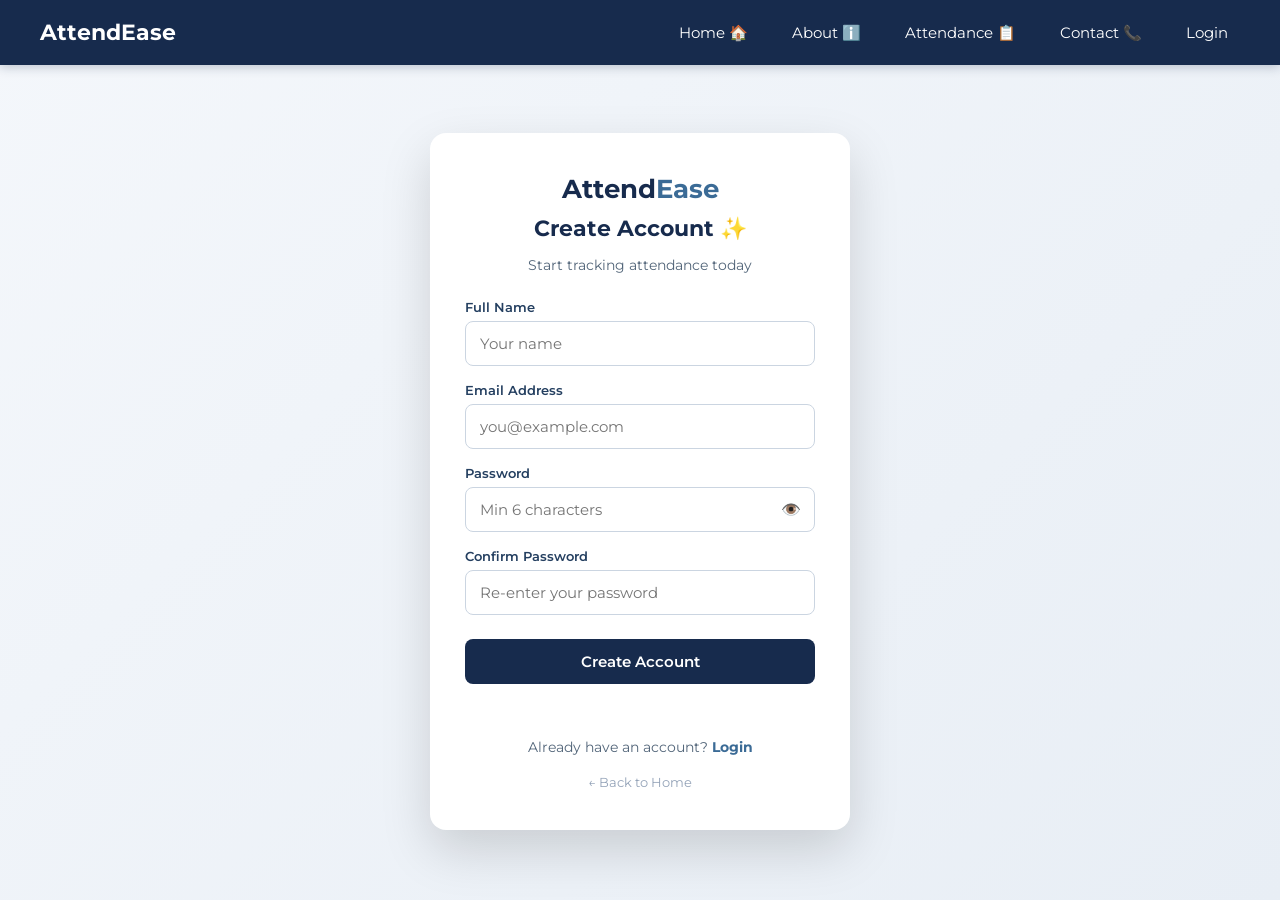
<file: signup.html>
<!DOCTYPE html>
<html lang="en">
<head>
    <meta charset="UTF-8">
    <meta name="viewport" content="width=device-width, initial-scale=1.0">
    <title>Sign Up | AttendEase</title>
    <link href="https://fonts.googleapis.com/css2?family=Montserrat:wght@400;500;600;700&display=swap" rel="stylesheet">
    <style>
        * {
            box-sizing: border-box;
        }

        body {
            margin: 0;
            font-family: "Montserrat", sans-serif;
            background: linear-gradient(135deg, #F4F7FB 0%, #E8EEF5 100%);
            min-height: 100vh;
        }

        /* ========== NAVBAR ========== */
        .navbar {
            display: flex;
            justify-content: space-between;
            align-items: center;
            background-color: #172B4D;
            color: white;
            padding: 15px 40px;
            position: sticky;
            top: 0;
            z-index: 1000;
            box-shadow: 0 2px 10px rgba(23, 43, 77, 0.25);
            flex-wrap: wrap;
        }

        .navbar h2 {
            margin: 0;
            font-size: 22px;
        }

        .menu-btn {
            display: none;
            background: none;
            border: none;
            color: white;
            font-size: 28px;
            cursor: pointer;
            padding: 4px 10px;
            border-radius: 6px;
        }

        .nav-links {
            display: flex;
            gap: 20px;
            align-items: center;
        }

        .nav-links a {
            color: white;
            text-decoration: none;
            padding: 8px 12px;
            border-radius: 6px;
            font-size: 15px;
        }

        .nav-links a:hover {
            background-color: #3B6B96;
        }

        /* ========== AUTH PAGE ========== */
        .auth-page {
            display: flex;
            justify-content: center;
            align-items: center;
            min-height: calc(100vh - 68px);
            padding: 30px 20px;
        }

        .auth-card {
            background: white;
            padding: 40px 35px;
            border-radius: 16px;
            width: 100%;
            max-width: 420px;
            box-shadow: 0 20px 50px rgba(0, 0, 0, 0.15);
        }

        .auth-logo {
            text-align: center;
            margin-bottom: 10px;
        }

        .auth-logo h1 {
            color: #172B4D;
            font-size: 26px;
            margin: 0;
        }

        .auth-logo h1 span {
            color: #3B6B96;
        }

        .auth-card h2 {
            text-align: center;
            color: #172B4D;
            font-size: 22px;
            margin: 10px 0 6px;
        }

        .auth-subtitle {
            text-align: center;
            color: #526579;
            font-size: 14px;
            margin-bottom: 25px;
        }

        .form-group {
            margin-bottom: 16px;
        }

        .form-group label {
            display: block;
            margin-bottom: 6px;
            color: #243F60;
            font-weight: 600;
            font-size: 13px;
        }

        .form-group input {
            width: 100%;
            padding: 12px 14px;
            border: 1.5px solid #CBD5E1;
            border-radius: 8px;
            font-family: inherit;
            font-size: 15px;
        }

        .form-group input:focus {
            outline: none;
            border-color: #3B6B96;
            box-shadow: 0 0 0 3px rgba(59, 107, 150, 0.15);
        }

        .auth-btn {
            width: 100%;
            padding: 13px;
            background-color: #172B4D;
            color: white;
            border: none;
            border-radius: 8px;
            font-size: 15px;
            font-weight: 600;
            font-family: inherit;
            cursor: pointer;
            margin-top: 8px;
        }

        .auth-btn:hover {
            background-color: #3B6B96;
        }

        .auth-btn:disabled {
            background-color: #94A3B8;
            cursor: not-allowed;
        }

        .auth-message {
            text-align: center;
            margin-top: 14px;
            font-size: 13px;
            min-height: 18px;
            font-weight: 600;
        }

        .auth-message.error {
            color: #B91C1C;
        }

        .auth-message.success {
            color: #047857;
        }

        .auth-switch {
            text-align: center;
            margin-top: 22px;
            font-size: 14px;
            color: #526579;
        }

        .auth-switch a {
            color: #3B6B96;
            text-decoration: none;
            font-weight: 700;
        }

        .auth-switch a:hover {
            text-decoration: underline;
        }

        .auth-back {
            display: block;
            text-align: center;
            margin-top: 18px;
            font-size: 13px;
            color: #94A3B8;
            text-decoration: none;
        }

        .auth-back:hover {
            color: #3B6B96;
        }

        .password-wrap {
            position: relative;
        }

        .password-wrap input {
            padding-right: 42px;
        }

        .toggle-pass {
            position: absolute;
            right: 10px;
            top: 50%;
            transform: translateY(-50%);
            background: none;
            border: none;
            cursor: pointer;
            font-size: 16px;
            padding: 4px;
        }

        /* ========== RESPONSIVE ========== */
        @media (max-width: 768px) {
            .navbar {
                padding: 12px 20px;
            }

            .menu-btn {
                display: block;
            }

            .nav-links {
                display: none;
                flex-direction: column;
                width: 100%;
                background-color: #172B4D;
                margin-top: 12px;
                padding: 10px 0;
                border-top: 1px solid rgba(255, 255, 255, 0.1);
                gap: 4px;
            }

            .nav-links.open {
                display: flex;
            }

            .nav-links a {
                padding: 12px 15px;
                border-radius: 0;
                width: 100%;
            }
        }

        @media (max-width: 480px) {
            .navbar h2 {
                font-size: 18px;
            }
        }
    </style>
</head>
<body>

    <nav class="navbar">
        <h2>AttendEase</h2>
        <button class="menu-btn" onclick="toggleMenu()" aria-label="Open menu">☰</button>
        <div class="nav-links" id="navLinks">
            <a href="index.html">Home 🏠</a>
            <a href="about.html">About ℹ️</a>
            <a href="attendance.html">Attendance 📋</a>
            <a href="contact.html">Contact 📞</a>
            <a href="login.html">Login</a>
        </div>
    </nav>

    <div class="auth-page">
        <div class="auth-card">
            <div class="auth-logo">
                <h1>Attend<span>Ease</span></h1>
            </div>

            <h2>Create Account ✨</h2>
            <p class="auth-subtitle">Start tracking attendance today</p>

            <form id="signupForm">
                <div class="form-group">
                    <label for="name">Full Name</label>
                    <input type="text" id="name" placeholder="Your name" required>
                </div>

                <div class="form-group">
                    <label for="email">Email Address</label>
                    <input type="email" id="email" placeholder="you@example.com" required>
                </div>

                <div class="form-group">
                    <label for="password">Password</label>
                    <div class="password-wrap">
                        <input type="password" id="password" placeholder="Min 6 characters" required>
                        <button type="button" class="toggle-pass" onclick="togglePassword()">👁️</button>
                    </div>
                </div>

                <div class="form-group">
                    <label for="confirm">Confirm Password</label>
                    <input type="password" id="confirm" placeholder="Re-enter your password" required>
                </div>

                <button type="submit" class="auth-btn" id="signupBtn">Create Account</button>
                <p class="auth-message" id="message"></p>
            </form>

            <p class="auth-switch">Already have an account? <a href="login.html">Login</a></p>
            <a href="index.html" class="auth-back">← Back to Home</a>
        </div>
    </div>

    <script>
        function toggleMenu() {
            document.getElementById("navLinks").classList.toggle("open");
        }

        function togglePassword() {
            const i = document.getElementById("password");
            i.type = (i.type === "password") ? "text" : "password";
        }

        if (localStorage.getItem("currentUser")) {
            window.location.href = "attendance.html";
        }

        document.getElementById("signupForm").addEventListener("submit", function (e) {
            e.preventDefault();

            const name = document.getElementById("name").value.trim();
            const email = document.getElementById("email").value.trim().toLowerCase();
            const password = document.getElementById("password").value;
            const confirm = document.getElementById("confirm").value;
            const message = document.getElementById("message");
            const btn = document.getElementById("signupBtn");

            message.textContent = "";
            message.className = "auth-message";

            if (name.length < 2) {
                message.textContent = "❌ Name must be at least 2 characters.";
                message.classList.add("error");
                return;
            }

            if (!email.includes("@") || !email.includes(".")) {
                message.textContent = "❌ Please enter a valid email address.";
                message.classList.add("error");
                return;
            }

            if (password.length < 6) {
                message.textContent = "❌ Password must be at least 6 characters.";
                message.classList.add("error");
                return;
            }

            if (password !== confirm) {
                message.textContent = "❌ Passwords do not match.";
                message.classList.add("error");
                return;
            }

            const users = JSON.parse(localStorage.getItem("users")) || [];
            const existing = users.find(function (u) {
                return u.email === email;
            });

            if (existing) {
                message.textContent = "❌ This email is already registered. Try logging in.";
                message.classList.add("error");
                return;
            }

            users.push({ name: name, email: email, password: password });
            localStorage.setItem("users", JSON.stringify(users));
            localStorage.setItem("currentUser", JSON.stringify({ name: name, email: email }));

            btn.disabled = true;
            btn.textContent = "Creating account...";
            message.textContent = "✅ Account created! Redirecting...";
            message.classList.add("success");

            setTimeout(function () {
                window.location.href = "attendance.html";
            }, 900);
        });
    </script>

</body>
</html>
</file>
<file: attendance.css>
/* ==========================================================
   ATTENDANCE PAGE STYLES
   ========================================================== */

/* ========== LAYOUT ========== */
.cards {
    display: flex;
    justify-content: center;
    align-items: flex-start;
    gap: 25px;
    flex-wrap: wrap;
    padding: 0 20px 40px;
}

#mark {
    color: #243B53;
    font-size: 32px;
    margin: 25px 20px 20px;
}

/* ========== MAIN CONTAINER ========== */
.container {
    background-color: white;
    width: 100%;
    max-width: 600px;
    margin: 20px auto;
    padding: 30px;
    border-radius: 15px;
    border: 1px solid #9a9ea4;
    box-shadow: 0 0 15px rgba(36, 59, 83, 0.9);
}

#head {
    color: #243B53;
    font-size: 26px;
    margin-bottom: 25px;
}

/* ========== FORM ========== */
.form {
    display: flex;
    flex-direction: column;
    gap: 20px;
    margin-bottom: 25px;
}

.form label {
    text-align: left;
    color: #334155;
    font-weight: 600;
}

input {
    width: 100%;
    padding: 12px;
    border: 1px solid #CBD5E1;
    border-radius: 8px;
    font-size: 15px;
    font-family: inherit;
    box-sizing: border-box;
}

input:focus {
    border-color: #486581;
    outline: none;
    box-shadow: 0 0 0 3px rgba(72, 101, 129, 0.15);
}

/* ========== BUTTONS ========== */
button {
    padding: 12px 18px;
    background-color: #243B53;
    color: white;
    font-family: inherit;
    font-size: 15px;
    font-weight: 600;
    border: none;
    border-radius: 8px;
    cursor: pointer;
    transition: background-color 0.2s, transform 0.15s;
}

button:hover {
    background-color: #486581;
}

button:active {
    transform: scale(0.98);
}

button:disabled {
    opacity: 0.55;
    cursor: not-allowed;
}

/* ========== STUDENT CARD ========== */
.student-card {
    background-color: #F8FAFC;
    border: 1px solid #E1E5EB;
    border-left: 5px solid #486581;
    padding: 20px;
    border-radius: 10px;
    margin-bottom: 15px;
    text-align: left;
}

.student-card h2 {
    color: #704747;
    margin: 0 0 6px;
    font-size: 20px;
}

.student-card h4 {
    color: #704747;
    margin: 0 0 8px;
    font-size: 14px;
}

.student-card p {
    color: #4a3030;
    margin: 0 0 12px;
}

.student-card button {
    width: auto;
    margin: 0 6px 6px 0;
    padding: 9px 14px;
    font-size: 13px;
}

#studentList h2 {
    color: #302020;
    text-decoration: underline;
    margin-bottom: 20px;
}

/* ========== COUNT BOX ========== */
.count-style {
    background-color: white;
    padding: 25px;
    border-radius: 15px;
    border: 1px solid #E1E5EB;
    box-shadow: 0 4px 15px rgba(36, 59, 83, 0.08);
    min-width: 250px;
    text-align: center;
}

.count-style h3 {
    color: #243B53;
}

.count-style p {
    color: #475569;
    margin: 6px 0;
}

/* ========== SEARCH BOX ========== */
.search-style {
    background-color: #E8EEF5;
    padding: 25px;
    border-radius: 15px;
    border: 1px solid #D9E2EC;
    box-shadow: 0 4px 15px rgba(36, 59, 83, 0.08);
    min-width: 250px;
    text-align: left;
}

.search-style ul {
    padding-left: 20px;
}

.search-style p {
    margin: 4px 0;
}

/* ========== SEARCH BUTTON VARIANT ========== */
#btn {
    background-color: #DCE5EF;
    color: #243B53;
    border: 1px solid #CBD5E1;
}

#btn:hover {
    background-color: #243B53;
    color: white;
}
</file>
